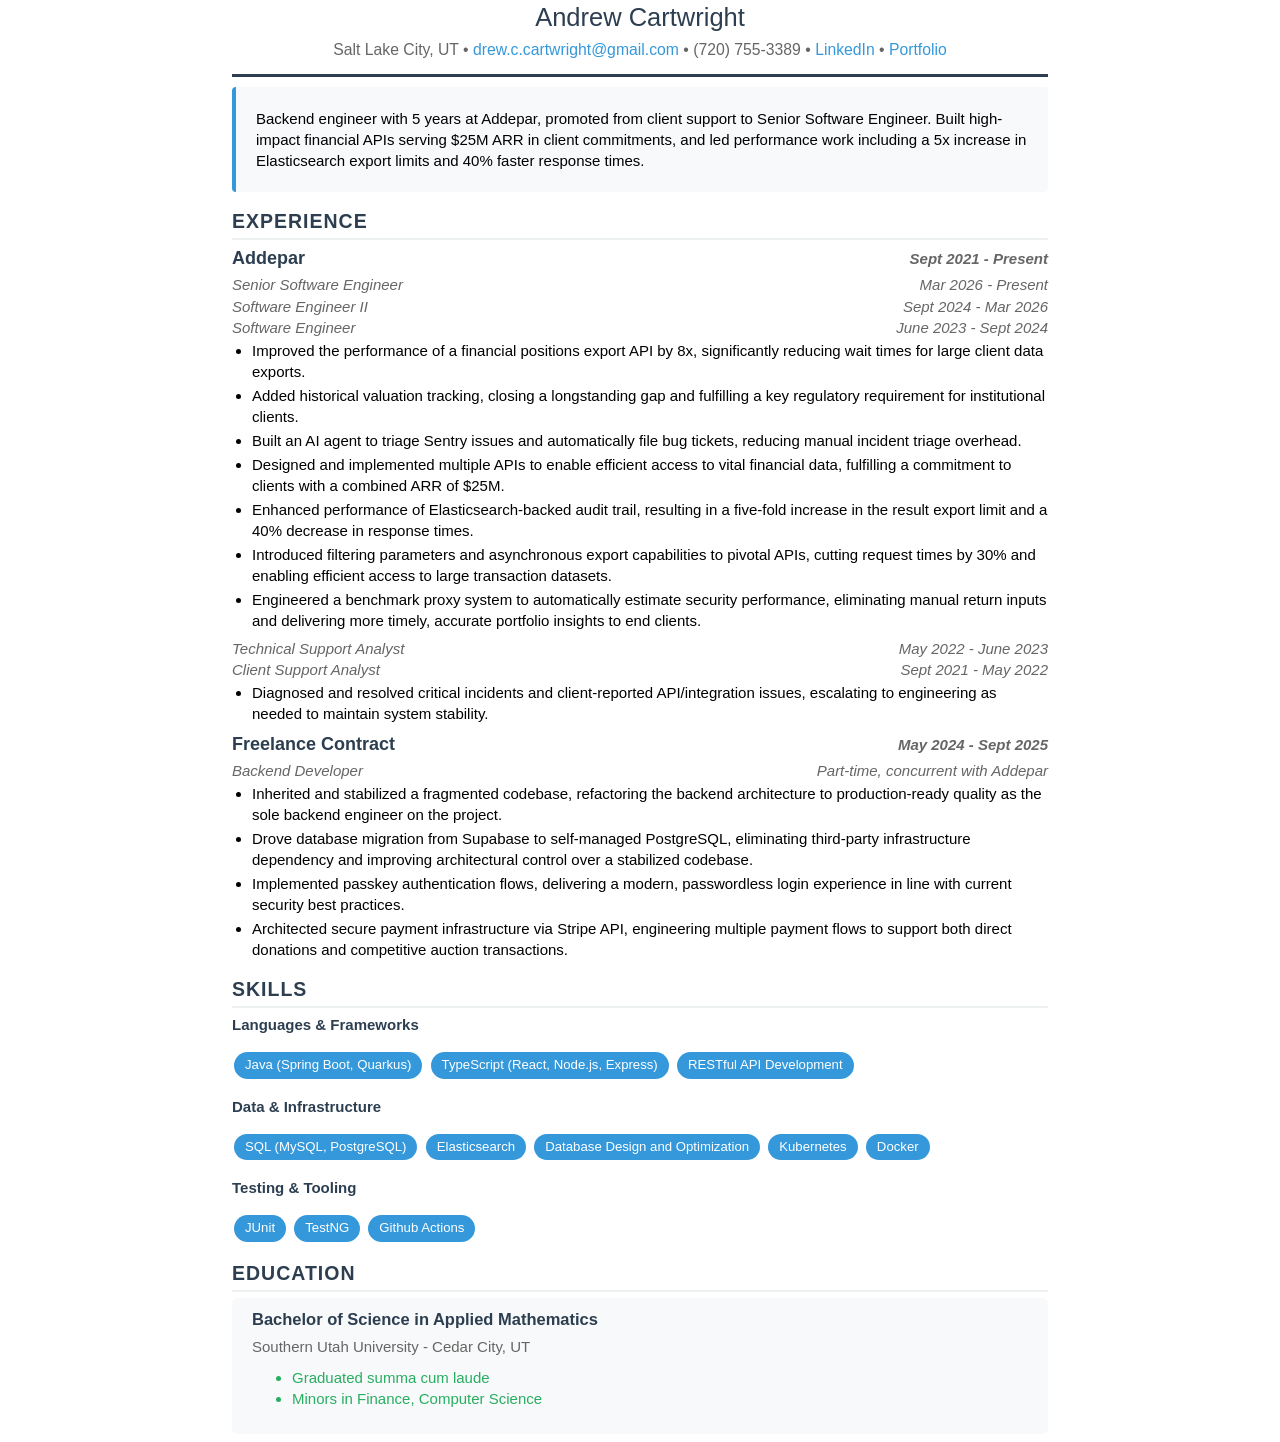
<file: resume.html>
<!DOCTYPE html>
<html lang="en">
<head>
    <meta charset="UTF-8">
    <meta name="viewport" content="width=device-width, initial-scale=1.0">
    <title>Andrew Cartwright - Resume</title>
    <style>
        @page { size: letter }
        @page { 
            margin: 0mm;
            margin-top: 0.3in;
            padding: 0mm;
        }
        @page :first {
            margin-top: 0mm;
        }
        @page { prince-pdf-print-scaling: none }
        @page { prince-shrink-to-fit: none }
        body {
            font-family: 'Segoe UI', Tahoma, Geneva, Verdana, sans-serif;
            font-size: 15px;
            line-height: 1.4;
            margin: 0;
        }
        .container {
            max-width: 8.5in;
            margin: 0 auto;
            background: white;
            border-radius: 8px;
        }
        .header {
            text-align: center;
            border-bottom: 3px solid #2c3e50;
            padding-bottom: 10px;
            margin-bottom: 10px;
        }
        .header h1 {
            margin: 0;
            font-size: 1.7em;
            color: #2c3e50;
            font-weight: 300;
        }
        .contact-info {
            margin: 3px 0;
            font-size: 1.05em;
            color: #666;
        }
        .contact-info a {
            color: #3498db;
            text-decoration: none;
        }
        .contact-info a:hover {
            text-decoration: underline;
        }
        .summary {
            padding: 6px 20px;
            background-color: #f8f9fa;
            border-left: 4px solid #3498db;
            border-radius: 4px;
        }
        .section h2 {
            color: #2c3e50;
            border-bottom: 2px solid #ecf0f1;
            padding-bottom: 3px;
            margin-bottom: 6px;
            font-size: 1.3em;
            text-transform: uppercase;
            letter-spacing: 1px;
        }
        .job {
            margin-bottom: 8px;
        }
        .section {
            margin-bottom: 8px;
        }
        .job-header {
            display: flex;
            justify-content: space-between;
            align-items: center;
            margin-bottom: 4px;
        }
        .company {
            font-weight: bold;
            font-size: 1.2em;
            color: #2c3e50;
        }
        .duration {
            color: #666;
            font-style: italic;
            font-weight: bold;
        }
        .position {
            color: #666;
            margin-bottom: 2px;
            font-style: italic;
            line-height: 1.3;
            display: flex;
            justify-content: space-between;
            align-items: center;
        }
        .job ul {
            margin: 0;
            padding-left: 20px;
        }
        .job li {
            margin-bottom: 3px;
        }
        .projects ul, .skills ul {
            list-style: none;
            padding: 0;
        }
        .projects li {
            margin-bottom: 20px;
            padding: 15px;
            background-color: #f8f9fa;
            border-radius: 5px;
        }
        .project-title {
            font-weight: bold;
            color: #2c3e50;
            margin-bottom: 5px;
        }
        .skills li {
            display: inline-block;
            background-color: #3498db;
            color: white;
            padding: 4px 11px;
            margin: 2px;
            border-radius: 15px;
            font-size: 0.88em;
        }
        .education {
            background-color: #f8f9fa;
            padding: 10px 20px;
            border-radius: 5px;
        }
        .degree {
            font-weight: bold;
            color: #2c3e50;
            font-size: 1.1em;
        }
        .university {
            color: #666;
            margin: 5px 0;
        }
        .honors {
            margin-top: 10px;
        }
        .honors li {
            color: #27ae60;
            font-weight: 500;
        }
        @media (max-width: 768px) {
            body {
                padding: 20px;
            }
            .container {
                padding: 20px;
            }
            .job-header {
                flex-direction: column;
                align-items: flex-start;
            }
        }
    </style>
</head>
<body>
    <div class="container">
        <header class="header">
            <h1>Andrew Cartwright</h1>
            <div class="contact-info">
                Salt Lake City, UT •
                <a href="mailto:drew.c.cartwright@gmail.com">drew.c.cartwright@gmail.com</a> •
                (720) 755-3389 •
                <a href="https://www.linkedin.com/in/andrew-cartwright-8b13b0134/" target="_blank">LinkedIn</a> •
                <a href="https://andrewccartwright.github.io/" target="_blank">Portfolio</a>
            </div>
        </header>

        <section class="summary">
            <p>Backend engineer with 5 years at Addepar, promoted from client support to Senior Software Engineer. Built high-impact financial APIs serving $25M ARR in client commitments, and led performance work including a 5x increase in Elasticsearch export limits and 40% faster response times.</p>
        </section>

        <section class="section">
            <h2>Experience</h2>

                    <div class="job">
                        <div class="job-header">
                            <div class="company">Addepar</div>
                            <div class="duration">Sept 2021 - Present</div>
                        </div>

                        <div class="position">
                            <span>Senior Software Engineer</span>
                            <span>Mar 2026 - Present</span>
                        </div>

                        <div class="position">
                            <span>Software Engineer II</span>
                            <span>Sept 2024 - Mar 2026</span>
                        </div>

                        <div class="position">
                            <span>Software Engineer</span>
                            <span>June 2023 - Sept 2024</span>
                        </div>

                        <ul>
                            <li>Improved the performance of a financial positions export API by 8x, significantly reducing wait times for large client data exports.</li>
                            <li>Added historical valuation tracking, closing a longstanding gap and fulfilling a key regulatory requirement for institutional clients.</li>
                            <li>Built an AI agent to triage Sentry issues and automatically file bug tickets, reducing manual incident triage overhead.</li>
                            <li>Designed and implemented multiple APIs to enable efficient access to vital financial data, fulfilling a commitment to clients with a combined ARR of $25M.</li>
                            <li>Enhanced performance of Elasticsearch-backed audit trail, resulting in a five-fold increase in the result export limit and a 40% decrease in response times.</li>
                            <li>Introduced filtering parameters and asynchronous export capabilities to pivotal APIs, cutting request times by 30% and enabling efficient access to large transaction datasets.</li>
                            <li>Engineered a benchmark proxy system to automatically estimate security performance, eliminating manual return inputs and delivering more timely, accurate portfolio insights to end clients.</li>
                        </ul>

                        <div class="position" style="margin-top: 8px;">
                            <span>Technical Support Analyst</span>
                            <span>May 2022 - June 2023</span>
                        </div>
                        <div class="position">
                            <span>Client Support Analyst</span>
                            <span>Sept 2021 - May 2022</span>
                        </div>
                        <ul>
                            <li>Diagnosed and resolved critical incidents and client-reported API/integration issues, escalating to engineering as needed to maintain system stability.</li>
                        </ul>
                    </div>

                    <div class="job">
                        <div class="job-header">
                            <div class="company">Freelance Contract</div>
                            <div class="duration">May 2024 - Sept 2025</div>
                        </div>

                        <div class="position">
                            <span>Backend Developer</span>
                            <span>Part-time, concurrent with Addepar</span>
                        </div>

                        <ul>
                            <li>Inherited and stabilized a fragmented codebase, refactoring the backend architecture to production-ready quality as the sole backend engineer on the project.</li>
                            <li>Drove database migration from Supabase to self-managed PostgreSQL, eliminating third-party infrastructure dependency and improving architectural control over a stabilized codebase.</li>
                            <li>Implemented passkey authentication flows, delivering a modern, passwordless login experience in line with current security best practices.</li>
                            <li>Architected secure payment infrastructure via Stripe API, engineering multiple payment flows to support both direct donations and competitive auction transactions.</li>
                        </ul>
            </div>
        </section>

        <section class="section skills">
            <h2>Skills</h2>
            <p style="font-weight:bold; color:#2c3e50; margin: 6px 0 2px 0;">Languages &amp; Frameworks</p>
            <ul>
                <li>Java (Spring Boot, Quarkus)</li>
                <li>TypeScript (React, Node.js, Express)</li>
                <li>RESTful API Development</li>
            </ul>
            <p style="font-weight:bold; color:#2c3e50; margin: 6px 0 2px 0;">Data &amp; Infrastructure</p>
            <ul>
                <li>SQL (MySQL, PostgreSQL)</li>
                <li>Elasticsearch</li>
                <li>Database Design and Optimization</li>
                <li>Kubernetes</li>
                <li>Docker</li>
            </ul>
            <p style="font-weight:bold; color:#2c3e50; margin: 6px 0 2px 0;">Testing &amp; Tooling</p>
            <ul>
                <li>JUnit</li>
                <li>TestNG</li>
                <li>Github Actions</li>
            </ul>
        </section>

        <section class="section">
            <h2>Education</h2>
            <div class="education">
                <div class="degree">Bachelor of Science in Applied Mathematics</div>
                <div class="university">Southern Utah University - Cedar City, UT</div>
                <ul class="honors">
                    <li>Graduated summa cum laude</li>
                    <li>Minors in Finance, Computer Science</li>
                </ul>
            </div>
        </section>
    </div>
</body>
</html>
</file>
